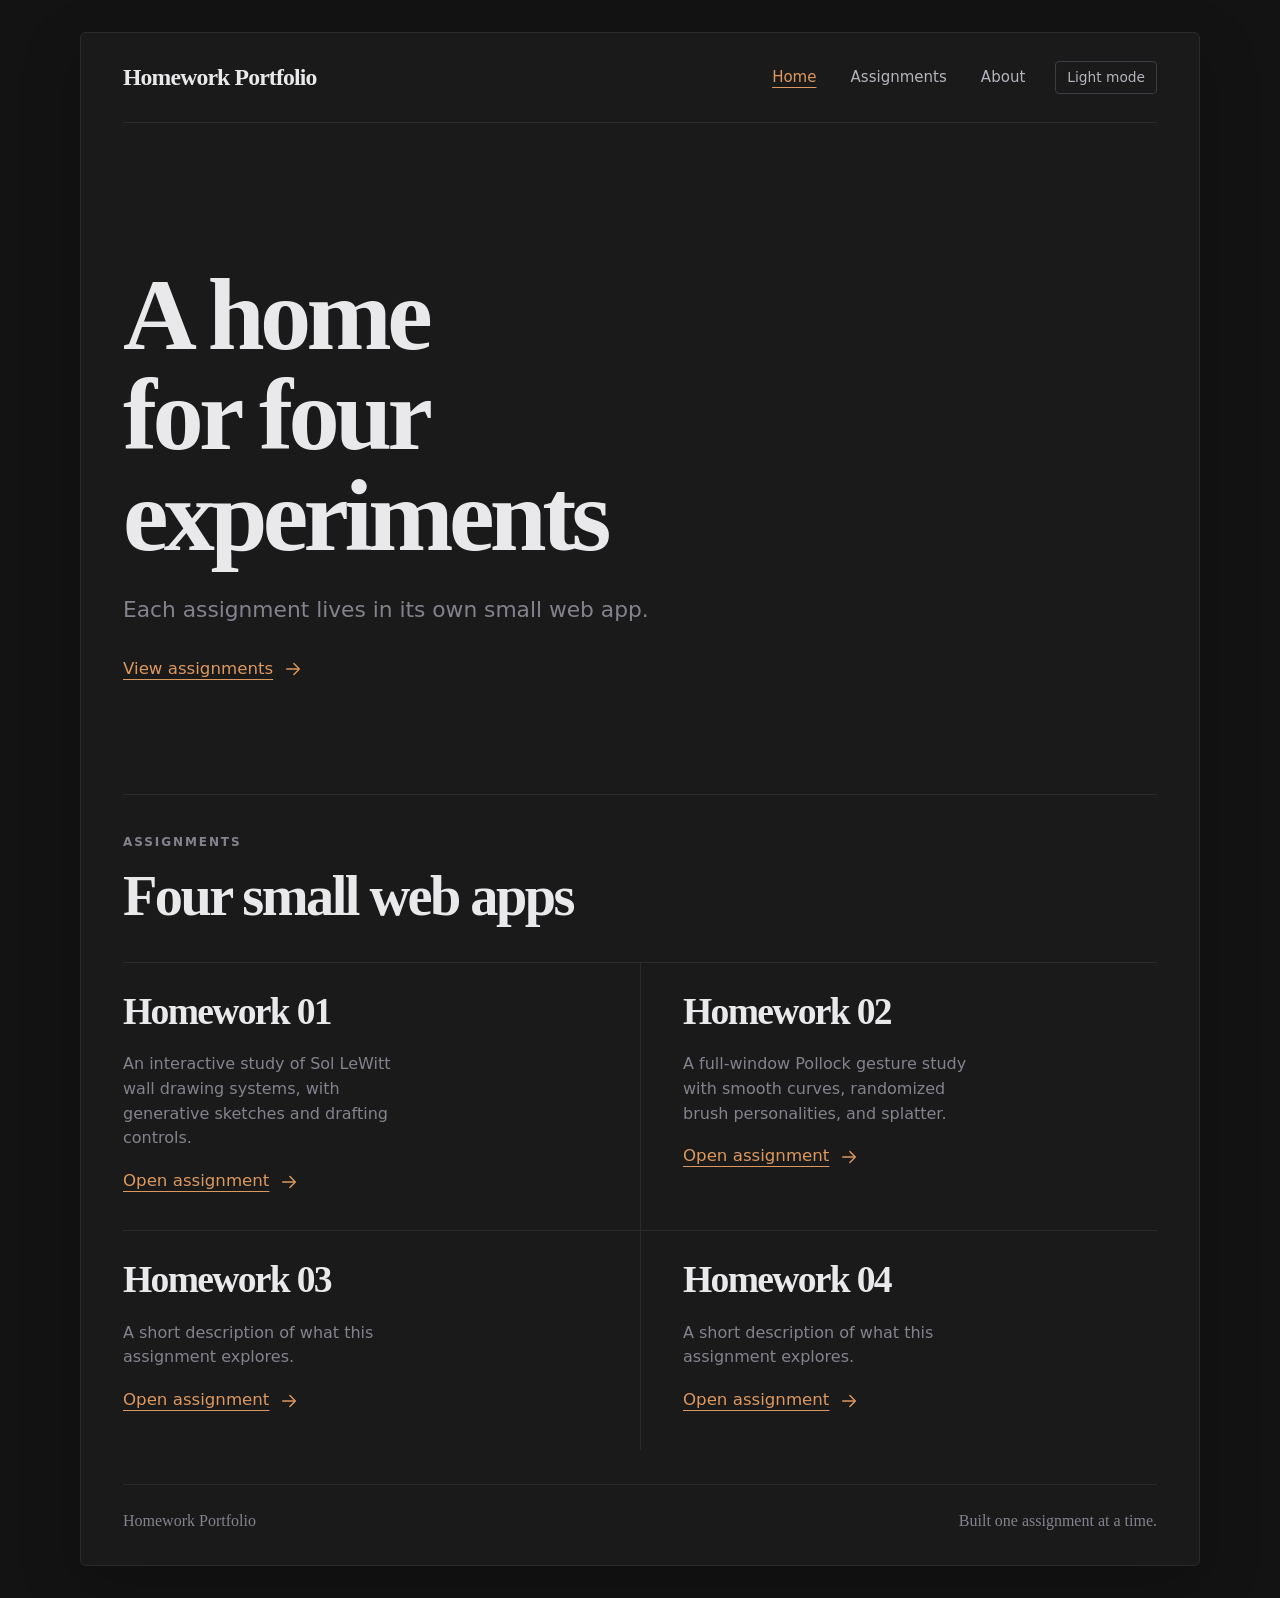
<file: index.html>
<!doctype html>
<html lang="en">
  <head>
    <meta charset="utf-8" />
    <meta name="viewport" content="width=device-width, initial-scale=1" />
    <meta
      name="description"
      content="A portfolio of four small homework web apps."
    />
    <title>Homework Portfolio</title>
    <script>
      (() => {
        try {
          if (localStorage.getItem("homework-theme") === "light") {
            document.documentElement.dataset.theme = "light";
          }
        } catch {
          // Private browsing and blocked storage should keep the dark default.
        }
      })();
    </script>
    <link rel="stylesheet" href="styles.css" />
  </head>
  <body>
    <div class="site-shell">
      <header class="site-header" id="top">
        <a class="wordmark" href="#top">Homework Portfolio</a>

        <div class="header-actions">
          <nav class="desktop-nav" aria-label="Primary navigation">
            <a class="nav-link" href="#top" aria-current="page">Home</a>
            <a class="nav-link" href="#assignments">Assignments</a>
            <a class="nav-link" href="#about">About</a>
          </nav>

          <button class="theme-toggle" id="theme-toggle" type="button" aria-pressed="false">
            Light mode
          </button>

          <details class="mobile-nav">
            <summary aria-label="Open navigation">
              <span class="menu-icon" aria-hidden="true">
                <span></span>
                <span></span>
                <span></span>
              </span>
            </summary>
            <nav class="mobile-menu" aria-label="Mobile navigation">
              <a class="nav-link" href="#top">Home</a>
              <a class="nav-link" href="#assignments">Assignments</a>
              <a class="nav-link" href="#about">About</a>
            </nav>
          </details>
        </div>
      </header>

      <main>
        <section class="hero" aria-labelledby="hero-title">
          <div class="hero-copy">
            <h1 id="hero-title">A home for four experiments</h1>
            <p>Each assignment lives in its own small web app.</p>
            <a class="text-link" href="#assignments">
              <span>View assignments</span>
              <svg class="arrow" viewBox="0 0 20 20" aria-hidden="true" focusable="false">
                <path d="M3 10h13" />
                <path d="m11 4 6 6-6 6" />
              </svg>
            </a>
          </div>

        </section>

        <section class="assignments" id="assignments" aria-labelledby="assignments-title">
          <p class="section-label">Assignments</p>
          <h2 id="assignments-title">Four small web apps</h2>

          <div class="assignment-grid">
            <article class="assignment">
              <h3>Homework 01</h3>
              <p>An interactive study of Sol LeWitt wall drawing systems, with generative sketches and drafting controls.</p>
              <a class="text-link" href="assignment-01/index.html">
                <span>Open assignment</span>
                <svg class="arrow" viewBox="0 0 20 20" aria-hidden="true" focusable="false">
                  <path d="M3 10h13" />
                  <path d="m11 4 6 6-6 6" />
                </svg>
              </a>
            </article>

            <article class="assignment">
              <h3>Homework 02</h3>
              <p>A full-window Pollock gesture study with smooth curves, randomized brush personalities, and splatter.</p>
              <a class="text-link" href="assignment-02/index.html">
                <span>Open assignment</span>
                <svg class="arrow" viewBox="0 0 20 20" aria-hidden="true" focusable="false">
                  <path d="M3 10h13" />
                  <path d="m11 4 6 6-6 6" />
                </svg>
              </a>
            </article>

            <article class="assignment">
              <h3>Homework 03</h3>
              <p>A short description of what this assignment explores.</p>
              <a class="text-link" href="assignment-03/index.html">
                <span>Open assignment</span>
                <svg class="arrow" viewBox="0 0 20 20" aria-hidden="true" focusable="false">
                  <path d="M3 10h13" />
                  <path d="m11 4 6 6-6 6" />
                </svg>
              </a>
            </article>

            <article class="assignment">
              <h3>Homework 04</h3>
              <p>A short description of what this assignment explores.</p>
              <a class="text-link" href="assignment-04/index.html">
                <span>Open assignment</span>
                <svg class="arrow" viewBox="0 0 20 20" aria-hidden="true" focusable="false">
                  <path d="M3 10h13" />
                  <path d="m11 4 6 6-6 6" />
                </svg>
              </a>
            </article>
          </div>
        </section>
      </main>

      <footer class="site-footer" id="about">
        <p>Homework Portfolio</p>
        <p>Built one assignment at a time.</p>
      </footer>
    </div>
    <script>
      (() => {
        const root = document.documentElement;
        const toggle = document.querySelector("#theme-toggle");
        if (!(toggle instanceof HTMLButtonElement)) return;

        const renderTheme = () => {
          const light = root.dataset.theme === "light";
          toggle.textContent = light ? "Dark mode" : "Light mode";
          toggle.setAttribute("aria-pressed", String(light));
          toggle.setAttribute("aria-label", light ? "Switch to dark mode" : "Switch to light mode");
          toggle.title = light ? "Switch to dark mode" : "Switch to light mode";
        };

        toggle.addEventListener("click", () => {
          const light = root.dataset.theme !== "light";
          if (light) {
            root.dataset.theme = "light";
            try { localStorage.setItem("homework-theme", "light"); } catch {}
          } else {
            root.removeAttribute("data-theme");
            try { localStorage.removeItem("homework-theme"); } catch {}
          }
          renderTheme();
        });

        renderTheme();
      })();
    </script>
  </body>
</html>
</file>
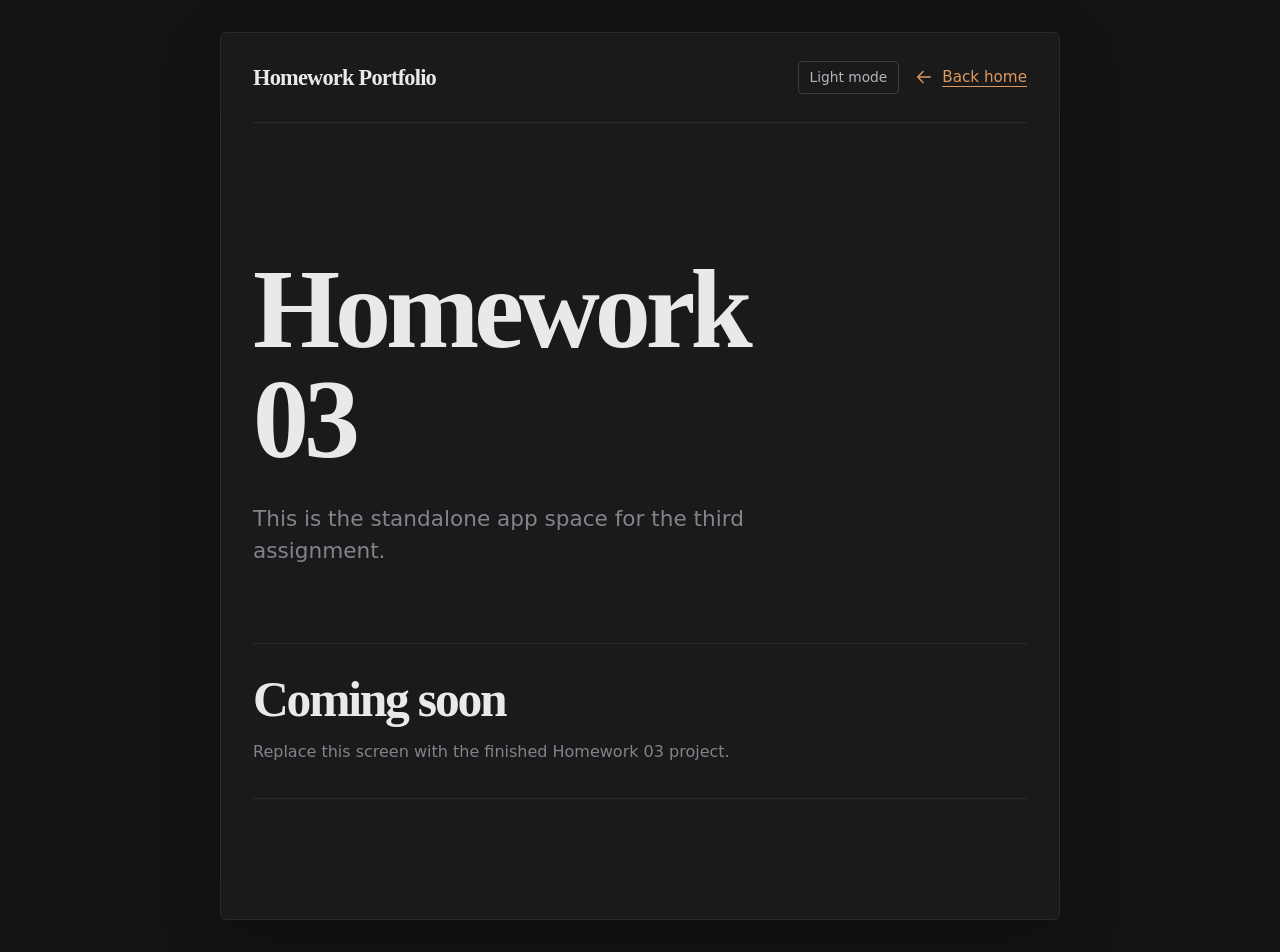
<file: assignment-03/index.html>
<!doctype html>
<html lang="en">
  <head>
    <meta charset="utf-8" />
    <meta name="viewport" content="width=device-width, initial-scale=1" />
    <meta name="description" content="Homework 03 standalone web app placeholder." />
    <title>Homework 03 · Homework Portfolio</title>
    <script>
      (() => {
        try {
          if (localStorage.getItem("homework-theme") === "light") {
            document.documentElement.dataset.theme = "light";
          }
        } catch {}
      })();
    </script>
    <link rel="stylesheet" href="styles.css" />
  </head>
  <body>
    <div class="assignment-shell">
      <header class="assignment-header">
        <a class="wordmark" href="../index.html">Homework Portfolio</a>
        <div class="assignment-actions">
          <button class="theme-toggle" id="theme-toggle" type="button" aria-pressed="false">
            Light mode
          </button>
          <a class="back-link" href="../index.html">
            <svg class="arrow arrow-back" viewBox="0 0 20 20" aria-hidden="true" focusable="false">
              <path d="M17 10H4" />
              <path d="m9 4-6 6 6 6" />
            </svg>
            <span>Back home</span>
          </a>
        </div>
      </header>

      <main class="assignment-main">
        <h1>Homework 03</h1>
        <p class="intro">This is the standalone app space for the third assignment.</p>

        <section class="placeholder-state" aria-labelledby="placeholder-title">
          <h2 id="placeholder-title">Coming soon</h2>
          <p>Replace this screen with the finished Homework 03 project.</p>
        </section>
      </main>
    </div>
    <script>
      (() => {
        const root = document.documentElement;
        const toggle = document.querySelector("#theme-toggle");
        if (!(toggle instanceof HTMLButtonElement)) return;
        const renderTheme = () => {
          const light = root.dataset.theme === "light";
          toggle.textContent = light ? "Dark mode" : "Light mode";
          toggle.setAttribute("aria-pressed", String(light));
          toggle.setAttribute("aria-label", light ? "Switch to dark mode" : "Switch to light mode");
          toggle.title = light ? "Switch to dark mode" : "Switch to light mode";
        };
        toggle.addEventListener("click", () => {
          const light = root.dataset.theme !== "light";
          if (light) {
            root.dataset.theme = "light";
            try { localStorage.setItem("homework-theme", "light"); } catch {}
          } else {
            root.removeAttribute("data-theme");
            try { localStorage.removeItem("homework-theme"); } catch {}
          }
          renderTheme();
        });
        renderTheme();
      })();
    </script>
  </body>
</html>
</file>
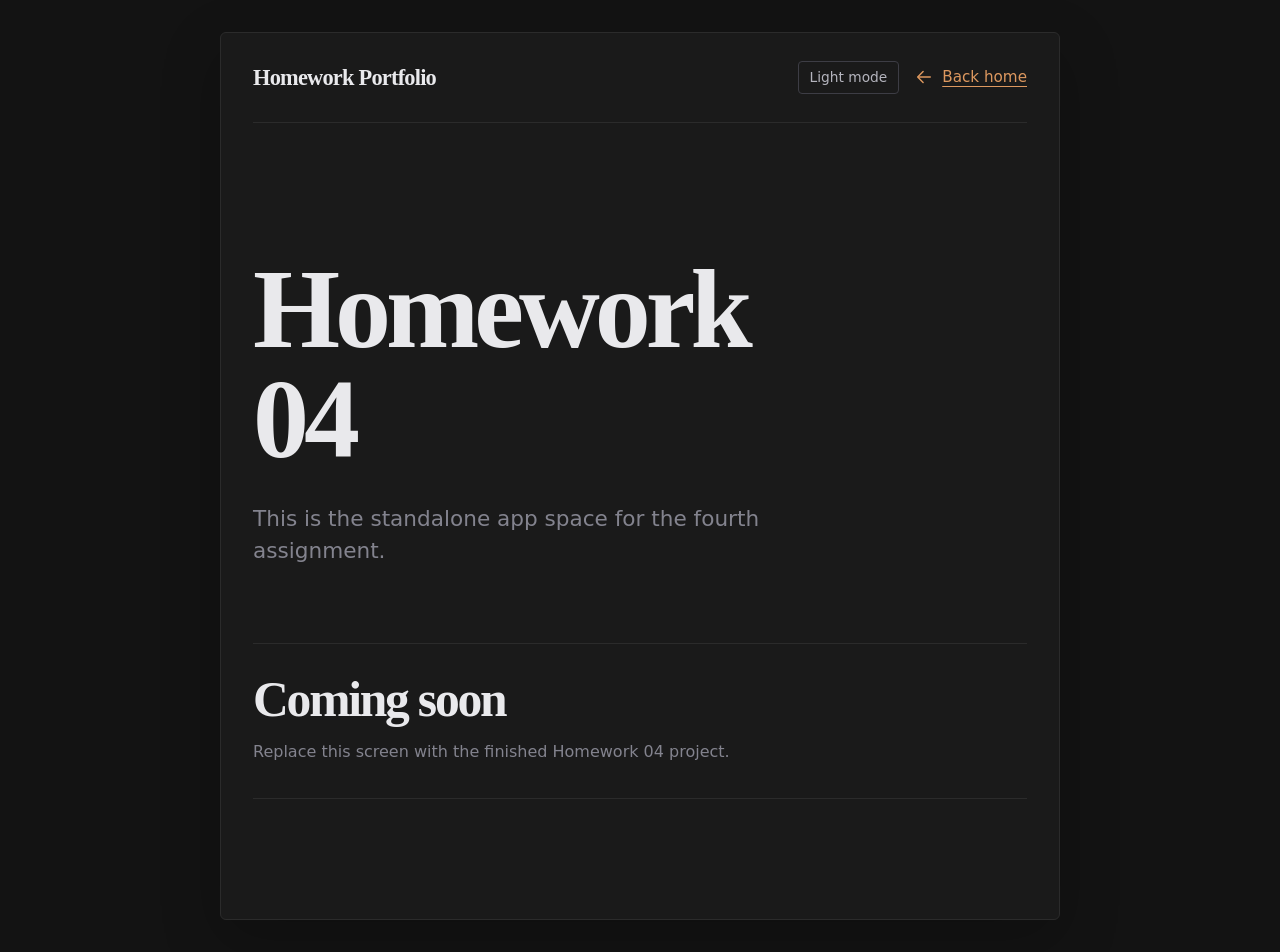
<file: assignment-04/index.html>
<!doctype html>
<html lang="en">
  <head>
    <meta charset="utf-8" />
    <meta name="viewport" content="width=device-width, initial-scale=1" />
    <meta name="description" content="Homework 04 standalone web app placeholder." />
    <title>Homework 04 · Homework Portfolio</title>
    <script>
      (() => {
        try {
          if (localStorage.getItem("homework-theme") === "light") {
            document.documentElement.dataset.theme = "light";
          }
        } catch {}
      })();
    </script>
    <link rel="stylesheet" href="styles.css" />
  </head>
  <body>
    <div class="assignment-shell">
      <header class="assignment-header">
        <a class="wordmark" href="../index.html">Homework Portfolio</a>
        <div class="assignment-actions">
          <button class="theme-toggle" id="theme-toggle" type="button" aria-pressed="false">
            Light mode
          </button>
          <a class="back-link" href="../index.html">
            <svg class="arrow arrow-back" viewBox="0 0 20 20" aria-hidden="true" focusable="false">
              <path d="M17 10H4" />
              <path d="m9 4-6 6 6 6" />
            </svg>
            <span>Back home</span>
          </a>
        </div>
      </header>

      <main class="assignment-main">
        <h1>Homework 04</h1>
        <p class="intro">This is the standalone app space for the fourth assignment.</p>

        <section class="placeholder-state" aria-labelledby="placeholder-title">
          <h2 id="placeholder-title">Coming soon</h2>
          <p>Replace this screen with the finished Homework 04 project.</p>
        </section>
      </main>
    </div>
    <script>
      (() => {
        const root = document.documentElement;
        const toggle = document.querySelector("#theme-toggle");
        if (!(toggle instanceof HTMLButtonElement)) return;
        const renderTheme = () => {
          const light = root.dataset.theme === "light";
          toggle.textContent = light ? "Dark mode" : "Light mode";
          toggle.setAttribute("aria-pressed", String(light));
          toggle.setAttribute("aria-label", light ? "Switch to dark mode" : "Switch to light mode");
          toggle.title = light ? "Switch to dark mode" : "Switch to light mode";
        };
        toggle.addEventListener("click", () => {
          const light = root.dataset.theme !== "light";
          if (light) {
            root.dataset.theme = "light";
            try { localStorage.setItem("homework-theme", "light"); } catch {}
          } else {
            root.removeAttribute("data-theme");
            try { localStorage.removeItem("homework-theme"); } catch {}
          }
          renderTheme();
        });
        renderTheme();
      })();
    </script>
  </body>
</html>
</file>
<file: styles.css>
:root {
  color-scheme: dark;
  --bg: #131313;
  --surface: #1a1a1a;
  --surface-2: #171717;
  --ink: #e9e9ec;
  --ink-2: #b4b4bd;
  --muted: #83838e;
  --line: #2b2b2b;
  --line-strong: #3d3d45;
  --accent: #dd985f;
  --accent-dark: #edaa70;
  --accent-soft: #222425;
  --shell-shadow: 0 20px 60px rgba(0, 0, 0, 0.22);
  --serif: Georgia, "Times New Roman", serif;
  --sans: Inter, ui-sans-serif, system-ui, -apple-system, BlinkMacSystemFont,
    "Segoe UI", sans-serif;
  --radius: 4px;
}

:root[data-theme="light"] {
  color-scheme: light;
  --bg: #f7f7f6;
  --surface: #ffffff;
  --surface-2: #fbfbfa;
  --ink: #17171a;
  --ink-2: #4a4a52;
  --muted: #82828c;
  --line: #e3e3e0;
  --line-strong: #c9c9c4;
  --accent: #7c6450;
  --accent-dark: #624d3e;
  --accent-soft: #f1eae2;
  --shell-shadow: 0 20px 60px rgba(20, 35, 60, 0.06);
}

* {
  box-sizing: border-box;
}

html {
  scroll-behavior: smooth;
}

body {
  background: var(--bg);
  color: var(--ink);
  font-family: var(--sans);
  line-height: 1.5;
  margin: 0;
}

a {
  color: inherit;
}

.site-shell {
  background: var(--surface);
  border: 1px solid var(--line);
  border-radius: 6px;
  box-shadow: var(--shell-shadow);
  margin: 32px auto;
  max-width: 1120px;
  overflow: hidden;
  padding: 0 42px;
  width: calc(100% - 32px);
}

.site-header {
  align-items: center;
  border-bottom: 1px solid var(--line);
  display: flex;
  justify-content: space-between;
  min-height: 90px;
}

.wordmark {
  color: var(--ink);
  font-family: var(--serif);
  font-size: 1.48rem;
  font-weight: 700;
  flex-shrink: 0;
  letter-spacing: -0.035em;
  text-decoration: none;
  white-space: nowrap;
}

.desktop-nav,
.mobile-menu {
  align-items: center;
  display: flex;
  gap: 34px;
}

.header-actions {
  align-items: center;
  display: flex;
  flex-shrink: 0;
  gap: 30px;
}

.nav-link {
  color: var(--ink-2);
  font-size: 0.94rem;
  text-decoration: none;
  transition: color 160ms ease;
}

.nav-link:hover,
.nav-link:focus-visible,
.nav-link[aria-current="page"] {
  color: var(--accent);
}

.theme-toggle {
  appearance: none;
  background: transparent;
  border: 1px solid var(--line-strong);
  border-radius: var(--radius);
  color: var(--ink-2);
  cursor: pointer;
  font: inherit;
  font-size: 0.86rem;
  min-height: 32px;
  padding: 5px 11px;
  transition: border-color 160ms ease, color 160ms ease, background 160ms ease;
  white-space: nowrap;
}

.theme-toggle:hover,
.theme-toggle:focus-visible {
  background: var(--accent-soft);
  border-color: var(--accent);
  color: var(--accent);
}

.nav-link[aria-current="page"] {
  text-decoration: underline;
  text-decoration-thickness: 1px;
  text-underline-offset: 5px;
}

.mobile-nav {
  display: none;
  position: relative;
}

.mobile-nav summary {
  cursor: pointer;
  list-style: none;
}

.mobile-nav summary::-webkit-details-marker {
  display: none;
}

.menu-icon {
  display: grid;
  gap: 4px;
  padding: 8px 0 8px 8px;
}

.menu-icon span {
  background: var(--muted);
  display: block;
  height: 1px;
  width: 21px;
}

.mobile-menu {
  align-items: flex-start;
  background: var(--surface);
  border: 1px solid var(--line);
  border-radius: var(--radius);
  box-shadow: var(--shell-shadow);
  flex-direction: column;
  gap: 14px;
  padding: 16px 18px;
  position: absolute;
  right: 0;
  top: 42px;
  width: 180px;
  z-index: 2;
}

.hero {
  border-bottom: 1px solid var(--line);
  padding: clamp(90px, 12vw, 142px) 0 clamp(86px, 10vw, 112px);
}

.hero-copy h1,
.assignments h2,
.assignment h3 {
  font-family: var(--serif);
  font-weight: 700;
  letter-spacing: -0.045em;
  margin: 0;
}

.hero-copy h1 {
  font-size: clamp(3.8rem, 8vw, 7rem);
  line-height: 0.98;
  max-width: 8.5ch;
}

.hero-copy > p {
  color: var(--muted);
  font-size: clamp(1.12rem, 1.7vw, 1.38rem);
  margin: 28px 0 30px;
  max-width: 34rem;
}

.text-link {
  align-items: center;
  color: var(--accent);
  display: inline-flex;
  font-size: 1.04rem;
  gap: 11px;
  text-decoration: underline;
  text-decoration-thickness: 1px;
  text-underline-offset: 5px;
  transition: color 160ms ease, gap 160ms ease;
}

.text-link:hover,
.text-link:focus-visible {
  color: var(--accent-dark);
  gap: 14px;
}

.arrow {
  fill: none;
  height: 18px;
  stroke: currentColor;
  stroke-linecap: round;
  stroke-linejoin: round;
  stroke-width: 1.6;
  width: 18px;
}

.assignments {
  padding: 38px 0 18px;
}

.section-label {
  color: var(--muted);
  font-size: 0.75rem;
  font-weight: 700;
  letter-spacing: 0.16em;
  margin: 0 0 16px;
  text-transform: uppercase;
}

.assignments h2 {
  font-size: clamp(2.3rem, 4.4vw, 3.55rem);
  line-height: 1.05;
}

.assignment-grid {
  display: grid;
  grid-template-columns: repeat(2, minmax(0, 1fr));
  margin-top: 36px;
}

.assignment {
  border-top: 1px solid var(--line);
  min-height: 220px;
  padding: 28px 34px 36px 0;
}

.assignment:nth-child(even) {
  border-left: 1px solid var(--line);
  padding-left: 42px;
  padding-right: 0;
}

.assignment h3 {
  font-size: clamp(1.8rem, 3.2vw, 2.35rem);
  line-height: 1.1;
}

.assignment p {
  color: var(--muted);
  font-size: 1rem;
  line-height: 1.55;
  margin: 20px 0 18px;
  max-width: 19rem;
}

.site-footer {
  border-top: 1px solid var(--line);
  color: var(--muted);
  display: flex;
  font-family: var(--serif);
  font-size: 1rem;
  justify-content: space-between;
  margin-top: 16px;
  padding: 24px 0 32px;
}

.site-footer p {
  margin: 0;
}

:focus-visible {
  outline: 3px solid color-mix(in srgb, var(--accent) 40%, transparent);
  outline-offset: 4px;
}

@media (max-width: 720px) {
  .site-shell {
    margin: 12px auto;
    padding: 0 20px;
    width: calc(100% - 24px);
  }

  .site-header {
    min-height: 74px;
  }

  .wordmark {
    font-size: 1.3rem;
  }

  .header-actions {
    gap: 12px;
  }

  .desktop-nav {
    display: none;
  }

  .mobile-nav {
    display: block;
  }

  .hero {
    display: block;
    padding: 64px 0 62px;
  }

  .hero-copy h1 {
    font-size: clamp(2.8rem, 12vw, 4.6rem);
    max-width: none;
  }

  .hero-copy > p {
    font-size: 1.08rem;
    margin: 24px 0 28px;
  }

  .assignment-grid {
    grid-template-columns: 1fr;
  }

  .assignment,
  .assignment:nth-child(even) {
    min-height: auto;
    padding: 26px 0 32px;
  }

  .assignment:nth-child(even) {
    border-left: 0;
  }

  .site-footer {
    align-items: flex-start;
    flex-direction: column;
    gap: 4px;
  }
}
</file>
<file: assignment-03/styles.css>
@import url("../assignment-shared.css");
</file>
<file: assignment-04/styles.css>
@import url("../assignment-shared.css");
</file>
